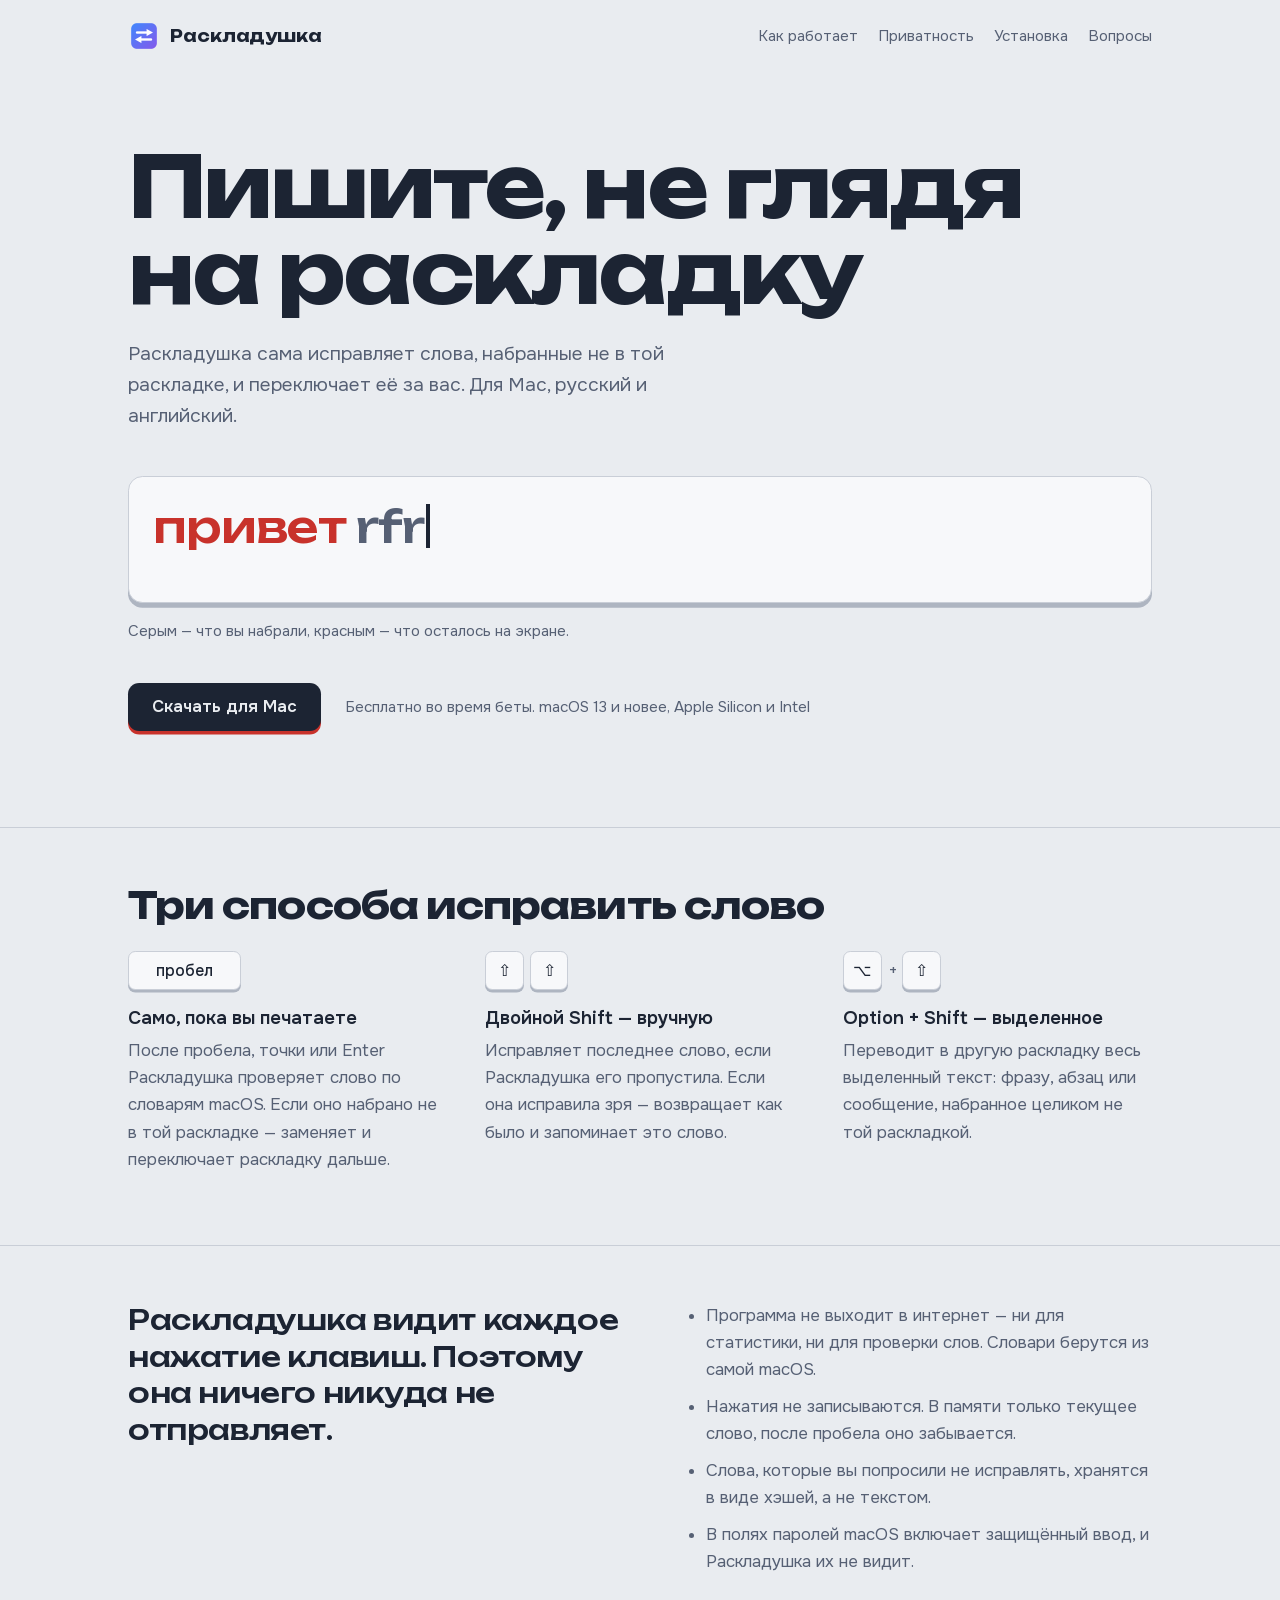
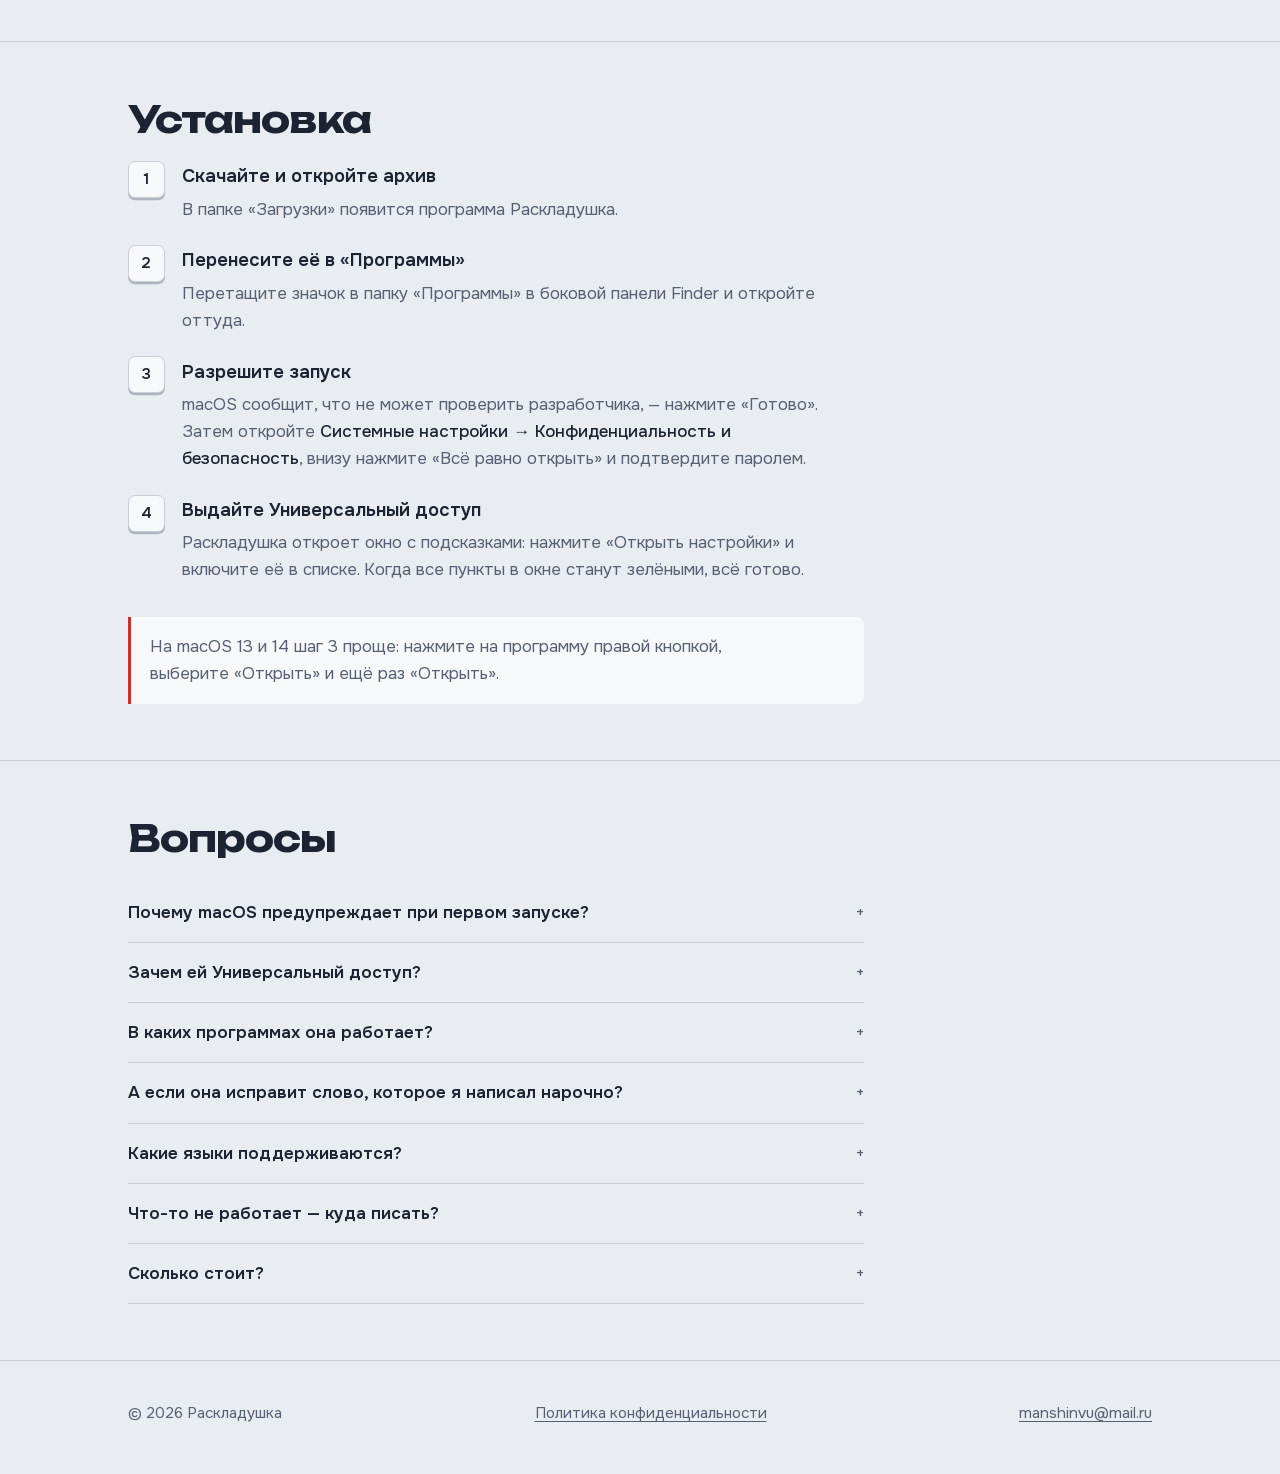
<file: site/index.html>
<!doctype html>
<html lang="ru">
<head>
<meta charset="utf-8">
<meta name="viewport" content="width=device-width, initial-scale=1">
<title>Раскладушка — исправляет текст, набранный не в той раскладке</title>
<meta name="description" content="Программа для Mac: сама исправляет слова, набранные не в той раскладке. «ghbdtn» станет «привет», «руддщ» — «hello». Работает без интернета.">
<meta property="og:title" content="Раскладушка для Mac">
<meta property="og:description" content="Пишите, не глядя на раскладку: «ghbdtn» станет «привет».">
<meta property="og:image" content="icon.png">
<link rel="icon" href="favicon.png">
<link rel="stylesheet" href="fonts.css">
<link rel="stylesheet" href="style.css">
</head>
<body>

<header class="wrap top">
  <a class="brand" href="./"><img src="icon.png" alt="">Раскладушка</a>
  <nav aria-label="Разделы">
    <a href="#how">Как работает</a>
    <a href="#privacy">Приватность</a>
    <a href="#install">Установка</a>
    <a href="#faq">Вопросы</a>
  </nav>
</header>

<main>
  <div class="wrap hero">
    <h1>Пишите, не глядя на раскладку</h1>
    <p class="lead">Раскладушка сама исправляет слова, набранные не в той раскладке, и переключает её за вас. Для Mac, русский и английский.</p>

    <div class="demo" id="demo" role="img" aria-label="Пример: набрано «ghbdtn rfr ltkf», на экране — «привет как дела»">
      <span class="fixed">привет как дела</span>
    </div>
    <p class="demo-note">Серым — что вы набрали, красным — что осталось на экране.</p>

    <div class="actions">
      <a class="button" href="download/Raskladushka.zip" download>Скачать для Mac</a>
      <span class="meta">Бесплатно во время беты. macOS 13 и новее, Apple Silicon и Intel</span>
    </div>
  </div>

  <section id="how">
    <div class="wrap">
      <h2>Три способа исправить слово</h2>
      <div class="ways">
        <div>
          <div class="how"><span class="key" style="min-width:7em">пробел</span></div>
          <h3>Само, пока вы печатаете</h3>
          <p>После пробела, точки или Enter Раскладушка проверяет слово по словарям macOS. Если оно набрано не в той раскладке — заменяет и переключает раскладку дальше.</p>
        </div>
        <div>
          <div class="how combo"><span class="key">⇧</span><span class="key">⇧</span></div>
          <h3>Двойной Shift — вручную</h3>
          <p>Исправляет последнее слово, если Раскладушка его пропустила. Если она исправила зря — возвращает как было и запоминает это слово.</p>
        </div>
        <div>
          <div class="how combo"><span class="key">⌥</span>+<span class="key">⇧</span></div>
          <h3>Option + Shift — выделенное</h3>
          <p>Переводит в другую раскладку весь выделенный текст: фразу, абзац или сообщение, набранное целиком не той раскладкой.</p>
        </div>
      </div>
    </div>
  </section>

  <section id="privacy">
    <div class="wrap privacy">
      <p class="big">Раскладушка видит каждое нажатие клавиш. Поэтому она ничего никуда не отправляет.</p>
      <ul>
        <li>Программа не выходит в интернет — ни для статистики, ни для проверки слов. Словари берутся из самой macOS.</li>
        <li>Нажатия не записываются. В памяти только текущее слово, после пробела оно забывается.</li>
        <li>Слова, которые вы попросили не исправлять, хранятся в виде хэшей, а не текстом.</li>
        <li>В полях паролей macOS включает защищённый ввод, и Раскладушка их не видит.</li>
      </ul>
    </div>
  </section>

  <section id="install">
    <div class="wrap">
      <h2>Установка</h2>
      <ol class="steps">
        <li>
          <h3>Скачайте и откройте архив</h3>
          <p>В папке «Загрузки» появится программа Раскладушка.</p>
        </li>
        <li>
          <h3>Перенесите её в «Программы»</h3>
          <p>Перетащите значок в папку «Программы» в боковой панели Finder и откройте оттуда.</p>
        </li>
        <li>
          <h3>Разрешите запуск</h3>
          <p>macOS сообщит, что не может проверить разработчика, — нажмите «Готово». Затем откройте <span class="path">Системные настройки → Конфиденциальность и безопасность</span>, внизу нажмите «Всё равно открыть» и подтвердите паролем.</p>
        </li>
        <li>
          <h3>Выдайте Универсальный доступ</h3>
          <p>Раскладушка откроет окно с подсказками: нажмите «Открыть настройки» и включите её в списке. Когда все пункты в окне станут зелёными, всё готово.</p>
        </li>
      </ol>
      <div class="aside">
        <p>На macOS 13 и 14 шаг 3 проще: нажмите на программу правой кнопкой, выберите «Открыть» и ещё раз «Открыть».</p>
      </div>
    </div>
  </section>

  <section id="faq" class="faq">
    <div class="wrap">
      <h2>Вопросы</h2>
      <details>
        <summary>Почему macOS предупреждает при первом запуске?</summary>
        <p>Так macOS встречает программы, которые не прошли платную проверку Apple. Раскладушку нельзя продавать через Mac App Store: Apple не пускает туда программы, которые перехватывают клавиатуру. Разрешить запуск нужно один раз.</p>
      </details>
      <details>
        <summary>Зачем ей Универсальный доступ?</summary>
        <p>Без него программа не видит, что вы набираете, и не может заменить слово. Другие переключатели раскладки просят то же разрешение.</p>
      </details>
      <details>
        <summary>В каких программах она работает?</summary>
        <p>Везде, где можно печатать: в браузере, мессенджерах, почте, терминале, редакторах кода, Spotlight. Не работает в виртуальных машинах и программах удалённого доступа. Любую программу можно исключить в меню Раскладушки.</p>
      </details>
      <details>
        <summary>А если она исправит слово, которое я написал нарочно?</summary>
        <p>Нажмите Shift два раза подряд: слово вернётся, а Раскладушка его запомнит и больше трогать не будет.</p>
      </details>
      <details>
        <summary>Какие языки поддерживаются?</summary>
        <p>Русский и английский. В системе должны быть включены обе раскладки: английская и «Русская — ПК» или обычная русская.</p>
      </details>
      <details>
        <summary>Что-то не работает — куда писать?</summary>
        <p>На <a href="mailto:manshinvu@mail.ru">manshinvu@mail.ru</a>. Опишите, в какой программе и какое слово исправилось не так, и приложите текст из пункта «Диагностика…» в меню Раскладушки (там есть кнопка «Скопировать»).</p>
      </details>
      <details>
        <summary>Сколько стоит?</summary>
        <p>Пока идёт бета — бесплатно.</p>
      </details>
    </div>
  </section>
</main>

<footer>
  <div class="wrap">
    <span>© 2026 Раскладушка</span>
    <a href="privacy.html">Политика конфиденциальности</a>
    <a href="mailto:manshinvu@mail.ru">manshinvu@mail.ru</a>
  </div>
</footer>

<script>
// Демонстрация: печатаем слова «не в той раскладке», после пробела слово превращается в правильное.
(function () {
  var demo = document.getElementById('demo');
  if (!demo || window.matchMedia('(prefers-reduced-motion: reduce)').matches) return;
  var phrases = [
    [['ghbdtn', 'привет'], ['rfr', 'как'], ['ltkf', 'дела']],
    [['ыутв', 'send'], ['ьу', 'me'], ['еру', 'the'], ['дштл', 'link']],
    [['yt', 'не'], ['pyf.', 'знаю'], ['ult', 'где'], ['jy', 'он']],
  ];
  var p = 0;
  function el(cls, text) { var s = document.createElement('span'); s.className = cls; s.textContent = text; return s; }
  function wait(ms) { return new Promise(function (r) { setTimeout(r, ms); }); }
  async function play() {
    for (;;) {
      demo.textContent = '';
      var caret = el('caret', '');
      demo.appendChild(caret);
      var words = phrases[p];
      for (var i = 0; i < words.length; i++) {
        var typed = el('lat', '');
        demo.insertBefore(typed, caret);
        for (var c = 0; c < words[i][0].length; c++) {
          typed.textContent += words[i][0][c];
          await wait(85 + Math.random() * 60);
        }
        await wait(260);
        demo.replaceChild(el('fixed', words[i][1]), typed);
        if (i < words.length - 1) demo.insertBefore(document.createTextNode(' '), caret);
        await wait(200);
      }
      await wait(2400);
      p = (p + 1) % phrases.length;
    }
  }
  play();
})();
</script>
</body>
</html>
</file>
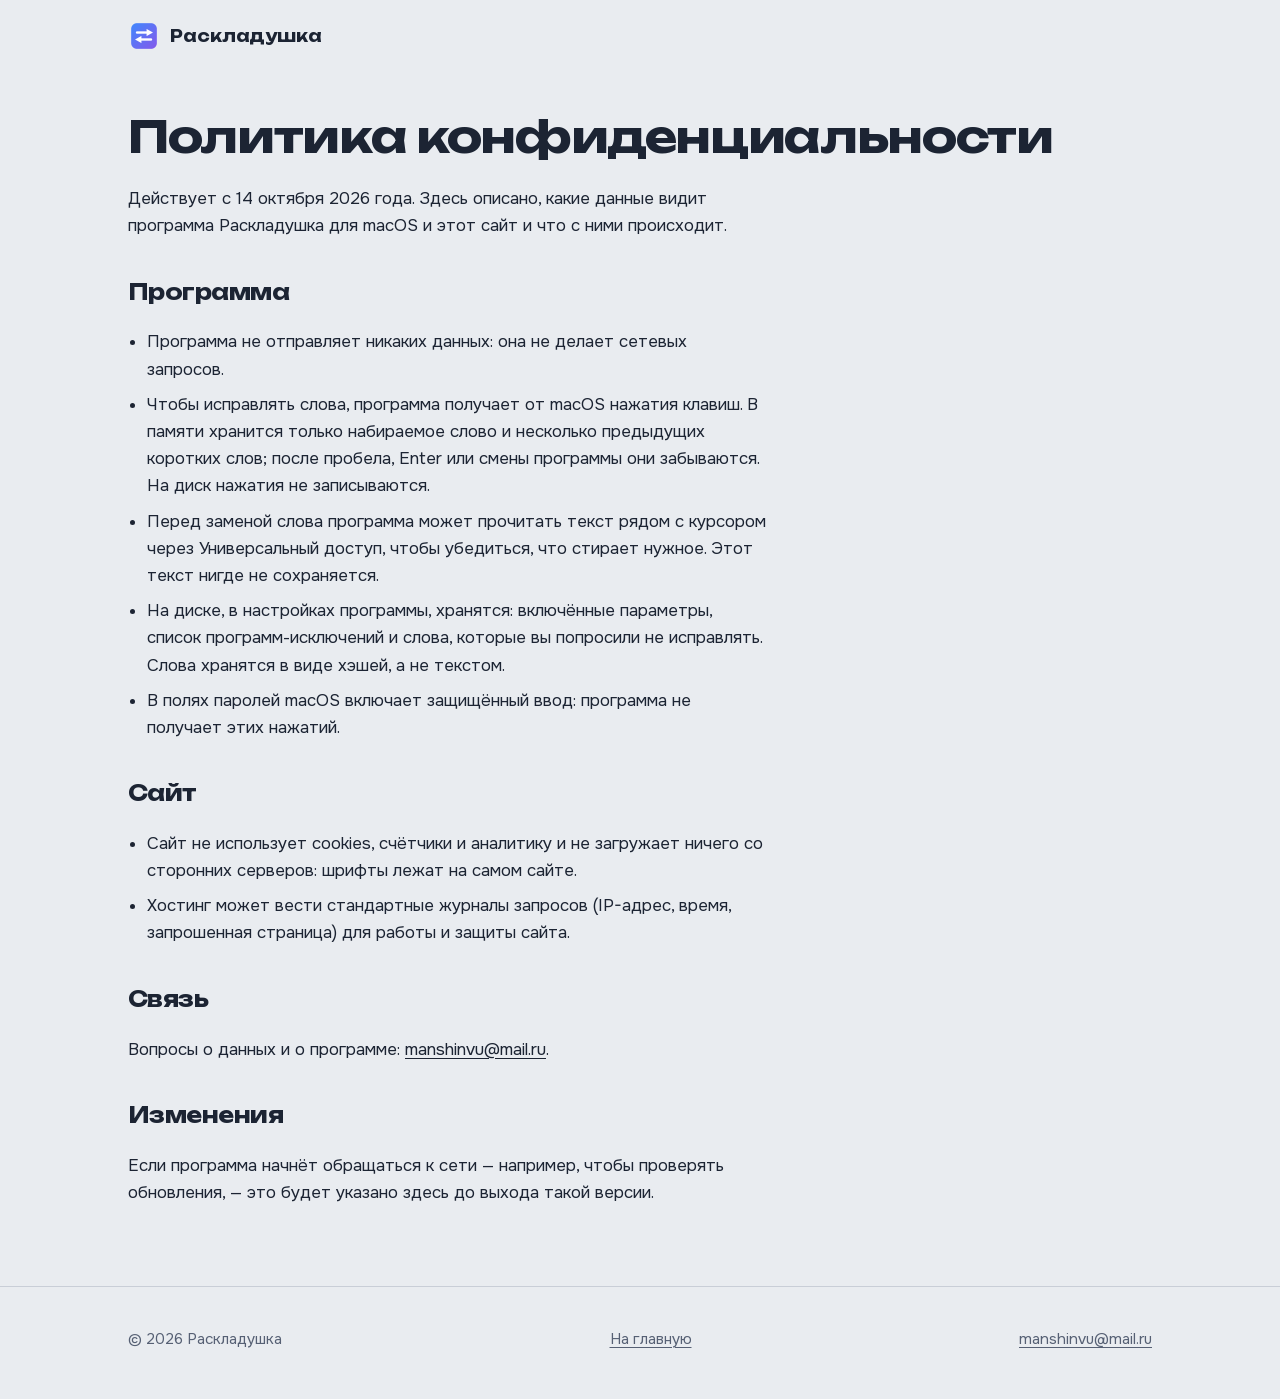
<file: site/privacy.html>
<!doctype html>
<html lang="ru">
<head>
<meta charset="utf-8">
<meta name="viewport" content="width=device-width, initial-scale=1">
<title>Политика конфиденциальности — Раскладушка</title>
<link rel="icon" href="favicon.png">
<link rel="stylesheet" href="fonts.css">
<link rel="stylesheet" href="style.css">
</head>
<body>
<header class="wrap top">
  <a class="brand" href="./"><img src="icon.png" alt="">Раскладушка</a>
</header>
<main class="wrap doc">
  <h1>Политика конфиденциальности</h1>
  <p>Действует с 14 октября 2026 года. Здесь описано, какие данные видит программа Раскладушка для macOS и этот сайт и что с ними происходит.</p>

  <h2>Программа</h2>
  <ul>
    <li>Программа не отправляет никаких данных: она не делает сетевых запросов.</li>
    <li>Чтобы исправлять слова, программа получает от macOS нажатия клавиш. В памяти хранится только набираемое слово и несколько предыдущих коротких слов; после пробела, Enter или смены программы они забываются. На диск нажатия не записываются.</li>
    <li>Перед заменой слова программа может прочитать текст рядом с курсором через Универсальный доступ, чтобы убедиться, что стирает нужное. Этот текст нигде не сохраняется.</li>
    <li>На диске, в настройках программы, хранятся: включённые параметры, список программ-исключений и слова, которые вы попросили не исправлять. Слова хранятся в виде хэшей, а не текстом.</li>
    <li>В полях паролей macOS включает защищённый ввод: программа не получает этих нажатий.</li>
  </ul>

  <h2>Сайт</h2>
  <ul>
    <li>Сайт не использует cookies, счётчики и аналитику и не загружает ничего со сторонних серверов: шрифты лежат на самом сайте.</li>
    <li>Хостинг может вести стандартные журналы запросов (IP-адрес, время, запрошенная страница) для работы и защиты сайта.</li>
  </ul>

  <h2>Связь</h2>
  <p>Вопросы о данных и о программе: <a href="mailto:manshinvu@mail.ru">manshinvu@mail.ru</a>.</p>

  <h2>Изменения</h2>
  <p>Если программа начнёт обращаться к сети — например, чтобы проверять обновления, — это будет указано здесь до выхода такой версии.</p>
</main>
<footer>
  <div class="wrap">
    <span>© 2026 Раскладушка</span>
    <a href="./">На главную</a>
    <a href="mailto:manshinvu@mail.ru">manshinvu@mail.ru</a>
  </div>
</footer>
</body>
</html>
</file>
<file: site/fonts.css>
/* Шрифты Unbounded и Onest (SIL Open Font License), лежат локально: сайт ничего не грузит со сторонних серверов. */
@font-face{font-family:'Onest';font-style:normal;font-weight:400;font-display:swap;src:url(fonts/onest-cyrillic.woff2) format('woff2');unicode-range:U+0301, U+0400-045F, U+0490-0491, U+04B0-04B1, U+2116;}
@font-face{font-family:'Onest';font-style:normal;font-weight:400;font-display:swap;src:url(fonts/onest-latin.woff2) format('woff2');unicode-range:U+0000-00FF, U+0131, U+0152-0153, U+02BB-02BC, U+02C6, U+02DA, U+02DC, U+0304, U+0308, U+0329, U+2000-206F, U+20AC, U+2122, U+2191, U+2193, U+2212, U+2215, U+FEFF, U+FFFD;}
@font-face{font-family:'Onest';font-style:normal;font-weight:500;font-display:swap;src:url(fonts/onest-cyrillic.woff2) format('woff2');unicode-range:U+0301, U+0400-045F, U+0490-0491, U+04B0-04B1, U+2116;}
@font-face{font-family:'Onest';font-style:normal;font-weight:500;font-display:swap;src:url(fonts/onest-latin.woff2) format('woff2');unicode-range:U+0000-00FF, U+0131, U+0152-0153, U+02BB-02BC, U+02C6, U+02DA, U+02DC, U+0304, U+0308, U+0329, U+2000-206F, U+20AC, U+2122, U+2191, U+2193, U+2212, U+2215, U+FEFF, U+FFFD;}
@font-face{font-family:'Onest';font-style:normal;font-weight:600;font-display:swap;src:url(fonts/onest-cyrillic.woff2) format('woff2');unicode-range:U+0301, U+0400-045F, U+0490-0491, U+04B0-04B1, U+2116;}
@font-face{font-family:'Onest';font-style:normal;font-weight:600;font-display:swap;src:url(fonts/onest-latin.woff2) format('woff2');unicode-range:U+0000-00FF, U+0131, U+0152-0153, U+02BB-02BC, U+02C6, U+02DA, U+02DC, U+0304, U+0308, U+0329, U+2000-206F, U+20AC, U+2122, U+2191, U+2193, U+2212, U+2215, U+FEFF, U+FFFD;}
@font-face{font-family:'Unbounded';font-style:normal;font-weight:500;font-display:swap;src:url(fonts/unbounded-cyrillic.woff2) format('woff2');unicode-range:U+0301, U+0400-045F, U+0490-0491, U+04B0-04B1, U+2116;}
@font-face{font-family:'Unbounded';font-style:normal;font-weight:500;font-display:swap;src:url(fonts/unbounded-latin.woff2) format('woff2');unicode-range:U+0000-00FF, U+0131, U+0152-0153, U+02BB-02BC, U+02C6, U+02DA, U+02DC, U+0304, U+0308, U+0329, U+2000-206F, U+20AC, U+2122, U+2191, U+2193, U+2212, U+2215, U+FEFF, U+FFFD;}
@font-face{font-family:'Unbounded';font-style:normal;font-weight:700;font-display:swap;src:url(fonts/unbounded-cyrillic.woff2) format('woff2');unicode-range:U+0301, U+0400-045F, U+0490-0491, U+04B0-04B1, U+2116;}
@font-face{font-family:'Unbounded';font-style:normal;font-weight:700;font-display:swap;src:url(fonts/unbounded-latin.woff2) format('woff2');unicode-range:U+0000-00FF, U+0131, U+0152-0153, U+02BB-02BC, U+02C6, U+02DA, U+02DC, U+0304, U+0308, U+0329, U+2000-206F, U+20AC, U+2122, U+2191, U+2193, U+2212, U+2215, U+FEFF, U+FFFD;}
</file>
<file: site/style.css>
/* Раскладушка — стили сайта. Идея: клавиша с двумя надписями, латиница тёмная, кириллица красная. */
:root {
  --bg: #e9ecf0;          /* алюминий */
  --surface: #f7f8fa;     /* поверхность клавиши */
  --ink: #1c2433;         /* латиница и текст */
  --ink-soft: #566074;
  --cyr: #c8322b;         /* кириллица, как на клавиатурах */
  --edge: #c9ced7;        /* край и тень клавиши */
  --edge-deep: #aeb5c1;
  --focus: #2a5bd7;
  --measure: 40rem;
  --display: 'Unbounded', 'Helvetica Neue', Arial, sans-serif;
  --text: 'Onest', -apple-system, 'Helvetica Neue', Arial, sans-serif;
}
@media (prefers-color-scheme: dark) {
  :root:not([data-theme="light"]) {
    --bg: #15181e; --surface: #20242c; --ink: #e6e9ef; --ink-soft: #9aa3b2;
    --cyr: #ff6b5e; --edge: #31363f; --edge-deep: #0c0e12; --focus: #7aa2ff;
  }
}
:root[data-theme="dark"] {
  --bg: #15181e; --surface: #20242c; --ink: #e6e9ef; --ink-soft: #9aa3b2;
  --cyr: #ff6b5e; --edge: #31363f; --edge-deep: #0c0e12; --focus: #7aa2ff;
}

*, *::before, *::after { box-sizing: border-box; }
html { -webkit-text-size-adjust: 100%; }
body {
  margin: 0;
  background: var(--bg);
  color: var(--ink);
  font: 400 1.0625rem/1.6 var(--text);
  -webkit-font-smoothing: antialiased;
}
a { color: inherit; text-decoration-thickness: 1px; text-underline-offset: 0.18em; }
a:hover { color: var(--cyr); }
:focus-visible { outline: 2px solid var(--focus); outline-offset: 3px; border-radius: 4px; }

.wrap { max-width: 68rem; margin: 0 auto; padding: 0 1rem; }
@media (min-width: 720px) { .wrap { padding: 0 2rem; } }

/* Шапка */
.top { display: flex; align-items: center; justify-content: space-between; padding-block: 1.25rem; }
.brand { display: flex; align-items: center; gap: 0.65rem; text-decoration: none; font: 700 1rem/1 var(--display); letter-spacing: -0.01em; }
.brand img { width: 2rem; height: 2rem; }
.top nav { display: flex; gap: 1.25rem; font-size: 0.95rem; }
.top nav a { text-decoration: none; color: var(--ink-soft); }
.top nav a:hover { color: var(--ink); }
@media (max-width: 560px) { .top nav { display: none; } }

/* Клавиша с двумя надписями */
.key {
  display: inline-grid; place-items: center; position: relative;
  min-width: 2.4em; height: 2.4em; padding: 0 0.6em;
  background: var(--surface); color: var(--ink);
  border: 1px solid var(--edge); border-radius: 0.45em;
  box-shadow: 0 0.16em 0 var(--edge-deep);
  font: 500 0.95em/1 var(--text); vertical-align: -0.35em;
}
.key[data-ru]::after {
  content: attr(data-ru); position: absolute; right: 0.4em; bottom: 0.3em;
  font-size: 0.7em; color: var(--cyr);
}
.key[data-ru] { place-items: start; padding: 0.35em 0.45em; min-width: 2.4em; }
.combo { white-space: nowrap; }

/* Первый экран */
.hero { padding-block: 3rem 4rem; }
@media (min-width: 900px) { .hero { padding-block: 4.5rem 6rem; } }
.hero h1 {
  font: 700 clamp(2.4rem, 7vw, 5.25rem)/1.02 var(--display);
  letter-spacing: -0.035em; margin: 0; max-width: 14ch;
}
.hero .lead { max-width: 34rem; margin: 1.5rem 0 2rem; font-size: 1.2rem; color: var(--ink-soft); }

/* Демонстрация: строка, где набранное не в той раскладке превращается в нормальный текст */
.demo {
  margin: 2.75rem 0 2.5rem; padding: 1.4rem 1.5rem;
  background: var(--surface); border: 1px solid var(--edge); border-radius: 0.9rem;
  box-shadow: 0 0.3rem 0 var(--edge-deep);
  font: 500 clamp(1.5rem, 4.6vw, 2.75rem)/1.25 var(--display); letter-spacing: -0.02em;
  min-height: 2.9em; overflow-wrap: anywhere;
}
.demo .lat { color: var(--ink-soft); }
.demo .fixed { color: var(--cyr); }
.demo .caret {
  display: inline-block; width: 0.08em; height: 1em; margin-left: 0.04em; vertical-align: -0.12em;
  background: var(--ink); animation: blink 1s steps(1) infinite;
}
@keyframes blink { 50% { opacity: 0; } }
@media (prefers-reduced-motion: reduce) { .demo .caret { animation: none; } }
.demo-note { margin: -1.5rem 0 2.5rem; color: var(--ink-soft); font-size: 0.95rem; }

/* Кнопка скачивания — тоже клавиша */
.actions { display: flex; flex-wrap: wrap; align-items: center; gap: 1rem 1.5rem; }
.button {
  display: inline-flex; align-items: center; gap: 0.6rem;
  padding: 0.95rem 1.5rem; border-radius: 0.7rem;
  background: var(--ink); color: var(--bg); text-decoration: none;
  font: 600 1.05rem/1 var(--text);
  box-shadow: 0 0.22rem 0 var(--cyr);
  transition: transform 0.08s, box-shadow 0.08s;
}
.button:hover { color: var(--bg); }
.button:active { transform: translateY(0.18rem); box-shadow: 0 0.04rem 0 var(--cyr); }
.meta { color: var(--ink-soft); font-size: 0.95rem; }

/* Разделы */
section { padding: 3.5rem 0; border-top: 1px solid var(--edge); }
h2 { font: 700 clamp(1.6rem, 3.6vw, 2.3rem)/1.15 var(--display); letter-spacing: -0.025em; margin: 0 0 1.5rem; max-width: 22ch; }
h3 { font: 600 1.15rem/1.35 var(--text); margin: 0 0 0.4rem; }
p { margin: 0 0 1rem; max-width: var(--measure); }

.ways { display: grid; gap: 2rem 3rem; }
@media (min-width: 820px) { .ways { grid-template-columns: repeat(3, 1fr); } }
.ways .how { margin-bottom: 0.9rem; min-height: 2.6rem; display: flex; align-items: center; gap: 0.35rem; color: var(--ink-soft); }
.ways p { color: var(--ink-soft); }

.privacy { display: grid; gap: 1.5rem 3rem; }
@media (min-width: 820px) { .privacy { grid-template-columns: 1.1fr 1fr; align-items: start; } }
.privacy .big { font: 500 clamp(1.3rem, 2.6vw, 1.7rem)/1.35 var(--display); letter-spacing: -0.015em; margin: 0; max-width: 24ch; }
.privacy ul { margin: 0; padding-left: 1.2rem; color: var(--ink-soft); }
.privacy li { margin-bottom: 0.6rem; }

/* Установка — настоящая последовательность, поэтому с номерами */
.steps { list-style: none; counter-reset: step; margin: 0; padding: 0; max-width: 46rem; }
.steps li { counter-increment: step; position: relative; padding: 0 0 1.6rem 3.4rem; }
.steps li::before {
  content: counter(step); position: absolute; left: 0; top: -0.2rem;
  width: 2.3rem; height: 2.3rem; display: grid; place-items: center;
  background: var(--surface); border: 1px solid var(--edge); border-radius: 0.45rem;
  box-shadow: 0 0.14rem 0 var(--edge-deep); font: 600 0.95rem/1 var(--text);
}
.steps p { color: var(--ink-soft); margin: 0; }
.path { color: var(--ink); font-weight: 500; }
.aside { margin-top: 0.5rem; padding: 1rem 1.2rem; border-left: 3px solid var(--cyr); background: var(--surface); border-radius: 0 0.5rem 0.5rem 0; max-width: 46rem; }
.aside p { margin: 0; color: var(--ink-soft); }

/* Вопросы */
.faq details { border-bottom: 1px solid var(--edge); max-width: 46rem; }
.faq summary { cursor: pointer; padding: 1rem 0; font-weight: 600; list-style: none; display: flex; justify-content: space-between; gap: 1rem; }
.faq summary::-webkit-details-marker { display: none; }
.faq summary::after { content: '+'; color: var(--ink-soft); font-weight: 400; transition: transform 0.15s; }
.faq details[open] summary::after { transform: rotate(45deg); }
.faq details p { color: var(--ink-soft); }

footer { padding: 2.5rem 0 3rem; border-top: 1px solid var(--edge); color: var(--ink-soft); font-size: 0.95rem; }
footer .wrap { display: flex; flex-wrap: wrap; gap: 0.5rem 2rem; justify-content: space-between; }
footer a { color: inherit; }

/* Текстовые страницы (политика и т. п.) */
.doc { padding-block: 2.5rem 4rem; }
.doc h1 { font: 700 clamp(1.9rem, 4.5vw, 2.8rem)/1.1 var(--display); letter-spacing: -0.03em; margin: 0 0 1.5rem; }
.doc h2 { font-size: 1.35rem; margin-top: 2.5rem; max-width: none; }
.doc ul { max-width: var(--measure); padding-left: 1.2rem; }
.doc li { margin-bottom: 0.5rem; }
</file>
